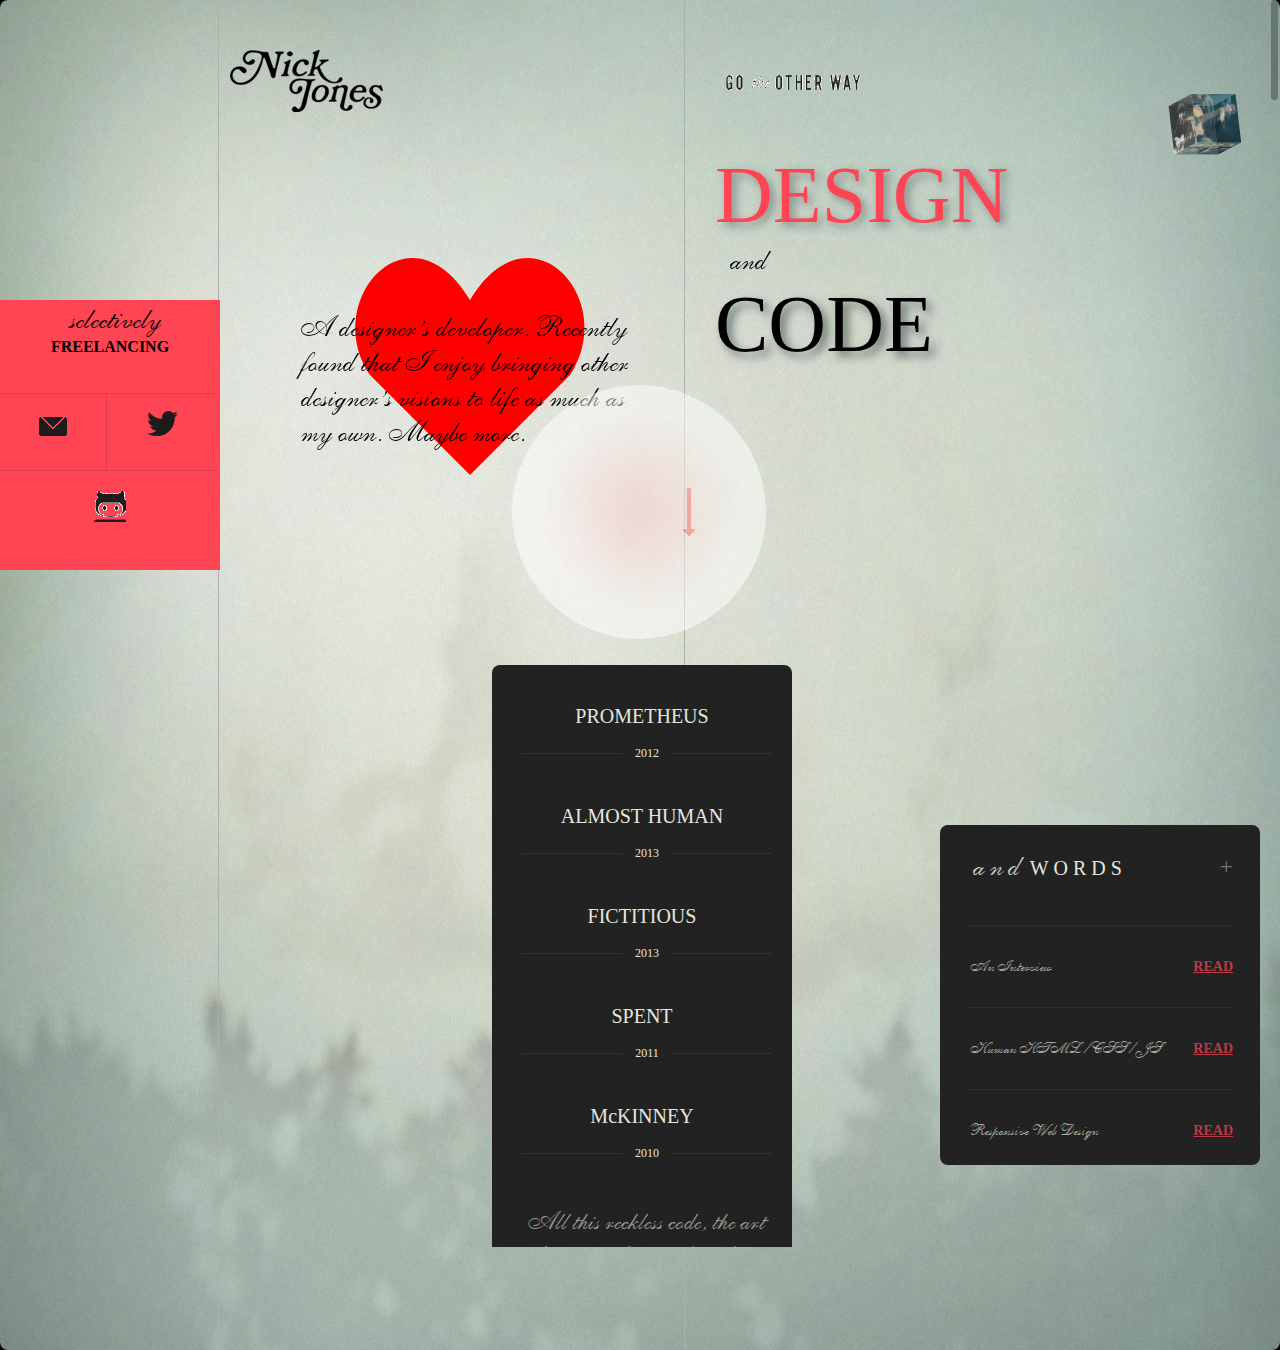
<file: index.html>
<!DOCTYPE html>
<html>
	<head>
		<meta charset="UTF-8">
		<title></title>
		<script src="js/jquery-3.1.1.min.js" type="text/javascript" charset="utf-8"></script>
		<script src="js/background-js .js" type="text/javascript" charset="utf-8"></script>
		<script src="js/万年萝莉.js" type="text/javascript" charset="utf-8"></script>
		<link rel="stylesheet" type="text/css" href="css/int bg1.css"/>
		<link rel="stylesheet" type="text/css" href="css/万年历.css"/>
	</head>
	<body>
		
		<!--******万年历*****-->
		<div id="box" class="box"></div>
		
		
		<!--***滚动条**-->
		<div class="move"></div>
		<!--***logo***-->
		<div id="logo">
			<img class="a" src="img/n.png"/>
		</div>
		<div class="">
			<img class="b" src="img/ickJones.png"/>
		</div>
		
		
		
		<div class="fie">
			<span>selectively</span>
			<p>FREELANCING</p>
			<div class="tu1">
				<a href=""><img src="img/email_icon.png"/></a>
			</div>
			<div class="tu2">
				<a href=""><img src="img/twitter_icon.png"/></a>
			</div>
			<div class="tu3">
				<a href=""><img src="img/ren.png"/></a>
			</div>
		</div>
		<!--*****-->
		<div id="bg">
			<!--xin-->
			<div id="xin">
				<p style="text-align:center"><canvas id="canvas1" height="600" width="600"></canvas></p>
			</div>
			<!--***六面体***-->
			<div id="box_box">
				<img src="img/111.jpg"/>
				<img src="img/6.jpg"/>
				<img src="img/o1.jpg"/>
				<img src="img/o2.jpg"/>
				<img src="img/o3.jpg"/>
				<img src="img/o4.jpg"/>
			</div>
			
			
			<div id="qiu">
				<div class="yuan"></div>
				<div class="j"><img src="img/jj.png"/></div>
			</div>
			
			<!--*****-->
			
			<div id="box1" class="left"></div>
			<!--***********-->
			<div id="box2">
				
				
				<div class="p">
					<p>
						A designer’s developer. Recently found that I enjoy bringing other designer’s visions to life as much as my own. Maybe more.
					</p>
				</div>
			</div>
				
			<!--*************-->
			<div id="box3" class="left">
				<img src="img/5.png"/>
				<div class="title">
					<p class="de">DESIGN</p>
					<p class="and">and</p>
					<p class="code">CODE</p>
				</div>
			</div>
			
			
			
		</div>	
		<!--***********************-->
		<div id="Image">
			<div class="img_1"><img src="img/e.jpg"/></div>
			<div class="img_2"><img src="img/w.jpg"/></div>
			<div class="img_3"><img src="img/q.jpg"/></div>
		</div>
		<div class="clone"></div>
		
			<div id="box4">
				<div class="nav_her">
					<div class="zj left"><img src="img/zj.png"/></span></div>
					<nav class="nav left">
						<ul>
							<li>PROMETHEUS
								<div class="year">2012</div>
							</li>
							<li>ALMOST HUMAN
								<div class="year">2013</div>
							</li>
							<li>FICTITIOUS
								<div class="year">2013</div>
							</li>
							<li>SPENT
								<div class="year">2011</div>
							</li>
							<li>McKINNEY
								<div class="year">2010</div>
							</li>
							
							<li class="li_foot1">
								<p>
									All this reckless code, the art direction, design, the website itself... it’s all made up of things I picked up somewhere else along the way. If there’s anything here you find useful, take it with you and make something better with it.
								</p>
								<img src="img/name.png"/>
								<div class="year">1978</div>
							</li>
							
							<li class="li_foot2">
								<i>Keep in touch</i>
								<div class="email"><img src="img/email_icon-over.png"/></div>
								<div class="twitter"><img src="img/twitter_icon-over.png"/></div>
								<div class="list_close"><img src="img/list_close.png"/></div>
							</li>
							
						</ul>
						
						
					</nav>
					<div class="yj rigth"><img src="img/yj.png"/></span></div>
				</div>
			</div>
				<div class="nav_foot">
					<div class="LAUNCH">LAUNCH</div>
					<div class="img"><img src="img/ss.png"/></div>
					<div class="STORY">STORY</div>
				</div>
			<!--*******footer******-->
			<div id="footer">
				<div class="show">
					<div class="close-btn" id="article-x">+</div>
					<div class="h1"><span class="in">and</span> WORDS</div>
				</div>
				
				<div class="article">
				    <article class="article-title">An Interview</article>
				    <div class="link"><a>READ</a></div>
				</div>
				<div class="article">
				    <article class="article-title">Human HTML / CSS / JS</article>
				    <div class="link"><a>READ</a></div>
				</div>
				<div class="article">
				    <article class="article-title">Responsive Web Design</article>
				    <div class="link"><a>READ</a></div>
				</div>
			</div>
			<p class="foot"><a href="http://www.creativebloq.com/responsive-web-design/i-cannot-design-or-code-responsive-website-9122806" target="_blank" id="disclaimer">BLANKET DISCLAIMER</a></p>
		
	</body>
</html>
</file>
<file: css/int bg1.css>
@charset "utf-8";
@font-face {
	font-family:"zdyzt";
	src: url("../font-face/Shelley Allegro ScriptA.ttf");
}
html,body,div,p,span,ul,li,h5,h4,h2{
	margin: 0;
	padding: 0;
	font-size: 12px;
}
body{
	overflow: hidden;
	background: #000;
}
.left{
	float: left;
}
.rigth{
	float: right;
}
ul li{
	list-style: none;
}
a{
	text-decoration: none;
}
/***********bg***********/
#bg{
	width: 100%;
	height: 1350px;
	background:url(../img/bg.jpg) no-repeat;
	background-size: 100% 100%;
	position: absolute;
	top: 0;
	/*transition: 2s;*/
	border-radius: 8px;
}

/*xin*/
#xin{
	position: absolute;
	left: 320px;
	top: 200px;
}

/********滚动条***************/
.move{
	width: 7px;
	height: 100px;
	background: #677671;
	border-radius: 5px;
	position: absolute;
	top:0;
	right: 2px;
	z-index: 7;
}

/*********圆球************/
#qiu{
	position: absolute;
	left: 40%;
	top: 385px;
	z-index: 88;
	width: 254px;
	height: 254px;
	border-radius: 50%;
	background: radial-gradient(circle 100px,#fcc,#fff);
	opacity: .5;
	transition: 1s;
	transform: scale(1);
}
#qiu:hover .yuan{
	width: 228px;
	height: 228px;
	border-top: 13px solid #ff4454;
	border-left: 13px solid #ff4454;
	border-bottom: 13px solid #ff4454;
	border-right: 13px solid #ff4454;
	border-radius: 50%;
	cursor: move;
}
#qiu .j{
	width: 14px;
	height: 53px;
	position: absolute;
	top: 100px;
	left: 170px;
	opacity: .5;
	animation: mm 1s linear infinite alternate ;
}
#qiu:hover .j{
	top: 50px;
	animation: mm 1s linear infinite;
}
@keyframes mm{
	from{
		top: 100px;
		opacity: .5;
	}
	to{
		top: 150px;
		opacity: 1;
	}
}
/* 背景点击*/
.click{
	width: 3px;
	height: 3px;
	border-radius: 50%;
	background: turquoise;
}

/************立体盒子*************/
#box_box{
	position: fixed;
	top: 100px;
	right:100px;
	transform-style:preserve-3d ;
	/*perspective: 800px;     视觉距离*/  
	transform: rotateY(-25deg) rotateX(-25deg) translate(-50%,-50%);
	z-index: 999;
	cursor: pointer;
}
#box_box>img{
	width: 50px;
	height:50px;
	display: block;
	position: absolute;
	opacity: .6;
}
#box_box>img:nth-of-type(1){
	transform:rotateY(0deg) translateZ(25px);
}
#box_box>img:nth-of-type(2){
	transform:rotateY(-90deg) translateZ(25px);
}
#box_box>img:nth-of-type(3){
	transform:rotateY(-180deg) translateZ(25px);
}
#box_box>img:nth-of-type(4){
	transform:rotateY(-270deg) translateZ(25px);
}
#box_box>img:nth-of-type(5){
	transform:rotateX(-90deg) translateZ(25px);
}
#box_box>img:nth-of-type(6){
	transform:rotateX(90deg) translateZ(25px);
}


/***********************/
#box1{
	width: 218px;
	height: 1350px;
	box-shadow: 1px 0 #aab3ab;
	position: absolute;
}
.fie{
	width: 220px;
	height: 270px;
	position: fixed;
	top:300px ;
	background: #ff4454;
	text-align: center;
	cursor: pointer;
	z-index: 50;
}
.fie span{
	font-family: "zdyzt";
	font-size: 30px;
}
.fie p{
	font-size: 16px;
	font-weight: 700;
	margin-bottom: 37px;
}

.fie .tu1{
	float: left;
	width: 106px;
	height: 76px;
	border-top:1px solid #de3f4c ;
	border-right:1px solid #de3f4c ;
	border-bottom:1px solid #de3f4c ;
	line-height: 76px;
}
.fie .tu2{
	float: left;
	width: 110px;
	height: 76px;
	border-top:1px solid #de3f4c ;
	border-bottom:1px solid #de3f4c ;
	line-height: 76px;
}
.fie .tu3{
	line-height: 95px;
}
/***********************/
#box2{
	width: 466px;
	height: 1350px;
	box-shadow: 1px 0 #aab3ab;
	position: absolute;
	left: 218px;
}

.a{
	display: block;
	position: fixed;
	top: 50px;
	left: 230px;
	z-index: 50;
}
.b{
	display: block;
	position: fixed;
	top: 50px;
	left:280px;
	z-index: 50;
}
 
#box2 .p{
	width: 349px;
	height: 160px;
	line-height: 35px;
	position: absolute;
	padding: 0 78px;
	top: 310px;
}

#box2 .p p{
	font-family: zdyzt;
	font-size: 30px;
}

/**************************/
#box3{
	width: 682px;
	height: 500px;
	position: absolute;
	left: 682px;
	top: 0px;
	transition: 1s;
}
#box3>img{
	position: absolute;
	top: 50px;
}

#box3 .title{
	width: 300px;
	height: 250px;
	position: absolute;
	top: 150px;
	left: 33px;
	cursor: pointer;
}

#box3 .title .de{
	font-size: 80px;
	color: #ff4454;
	text-shadow: 4px 4px 10px #7d8983;
}
#box3 .title .and{
	font-family: zdyzt;
	font-size: 30px;
	margin-left: 10px;
}
#box3 .title .code{
	font-size: 80px;
	text-shadow: 5px 5px 10px #626e6b;
}
#box3 .title .code:hover{
	color:#ff4454 ;
}

/*********/
#box4{
	width: 420px;
	height: 582px;
	overflow: hidden;
	position: absolute;
	z-index: 99;
	top: 665px;
	left: 50%;
	transform: translateX(-50%);
}
.nav_her{
	height: 582px;
}
.nav{
	width: 240px;
	/*height: 582px;*/
	background: #222;
	border-radius: 8px;
	padding: 0 30px;
	text-align: center;
	cursor: move;
	/*overflow: hidden;*/
	position: absolute;
	left: 62px;
	top: 0;
}
.nav ul li{
	width: 240px;
	height: 60px;
	list-style: none;
	padding-top: 40px;
	color:#e4e7de;
	font-size: 20px;
	font-weight: 500;
}
.nav ul li:hover{
	color:#ff4454 ;
	cursor: pointer;
}
.nav ul li .year{
	width:50px;
    margin: 0 auto;
    line-height: 1px;
    /*text-align: center;*/
    border-left: 100px solid #333;
    border-right: 100px solid #333;
    margin-top: 25px;
}
.nav .li_foot1{
	height: 430px;
}
.nav .li_foot1:hover img{
	background: url(../img/name_red.png);
}
.nav .li_foot1 p{
	font-family: zdyzt;
	color: #989898;
	font-size: 26px;
	margin-bottom: 20px;
}

.nav .li_foot2{
	height: 250px;
	color: #c0c2bb;
	font-size: 20px;
}
.nav .li_foot2 .email{
	float: left;
	width: 122px;
	height: 90px;
	line-height: 90px;
}
.nav .li_foot2 .twitter{
	float: left;
	width: 116px;
	height: 90px;
	line-height: 90px;
}
/******/


.zj{
	width: 48px;
	height: 15px;
	margin-top: 60px;
	opacity: 0;
	transition: 2s;
	cursor: pointer;
}

.yj{
	width: 48px;
	height: 15px;
	margin-top: 60px;
	opacity: 0;
	transition: 2s;
	cursor: pointer;
}


.nav_foot{
	width: 300px;
	height: 30px;
	margin-left: 60px;
	position: absolute;
	top: 150px;
	left: 473px;
	z-index:55;
	opacity: 0;
	transition: 1s;
}
.img{
	float: left;
	width: 30px;
	height: 30px;
}
.LAUNCH{
	float: left;
	width: 136px;
	line-height: 30px;
	font-size: 16px;
	font-weight: 600;
}
.STORY{
	float:right;
	width: 134px;
	line-height: 30px;
	text-align: right;
	font-size: 16px;
	font-weight: 600;
}
/* img 1-3*/
.clone{
	width: 300px;
	height: 105px;
	background: #222;
	position: absolute;
	top: 30px;
	left: 535px;
	z-index:55;
	border-radius: 8px;
	opacity: 0;
	transition: 2s;
	text-align: center;
	font-size: 25px;
	color: white;
	line-height: 55px;
}

#Image{
	opacity: 0;
	transition: 2s;
	cursor: move;
}
#Image img{
	width: 100%;
	height: 100%;
	max-height: 100%;
	max-width: 100%;
	border-radius:8px;
}
.img_1{
	width:663px;
	height: 410px;
	position: absolute;
	left: 14px;
	bottom: 52px;
}
.img_2{
	width:443px;
	height: 410px;
	position: absolute;
	left: 690px;
	bottom: 52px;
}
.img_3{
	width:203px;
	height: 410px;
	position: absolute;
	right: 16px;
	bottom: 52px;
}



/*********/
#footer{
	width: 264px;
	height: 316px;
	position: fixed;
	right: 20px;
	bottom: -265px;
	background: #222222;
	border-radius: 8px;
	padding: 12px 28px;
	cursor: pointer;
	transition: 1s;
}

.show{
	width: 265px;
	height: 88px;
	line-height: 58px;
}
#article-x{
	float: right;
	color: #707272;
	font-size: 24px;
	cursor: pointer;
}
#article-x:hover{
	color: #ff4454;
}
.h1:hover .in{
	color: #ff4454;
}
.h1:hover{
	color: #ff4454;
}
.h1{
	font-size: 20px;
	color: #e4e7de;
	letter-spacing: 5px;
	/*float: right;*/
}
.h1 .in{
	font-family: zdyzt;
	font-size: 30px;
	color: #cfd2ca;
}
.article{
	width: 265px;
	height: 81px;
	line-height: 81px;
	border-top:1px solid #2e2e2e;
}
.article:hover .link{
	color: #ff4454;
}
.article:hover .article-title{
	color: #e4e7de;
}
.article-title{
	float: left;
	color: #a9aba5;
	font-family: zdyzt;
	font-size: 16px;
}
.article .link{
	float: right;
	color: #bc3a45;
	text-decoration: underline;
	font-weight: 600;
	font-size: 14px;
}







.foot{
	position: fixed;
	left: 50%;
	transform: translateX(-50%);
	bottom: 5px;
	text-decoration: underline;
}
.foot a{
	color: #ff4454;
}
</file>
<file: css/万年历.css>
@charset "utf-8";
.box{
	width:311px;
	height:460px;
	background-color:#262c3c ;
	border:1px solid #000;
	position: absolute;
	left: 50%;
	top: 50%;
	transform: translate(-50%,-50%);
	box-shadow: 5px 5px 10px #000;
	padding: 22px;
	display: none;
	cursor: pointer;
}
.header .item1{
	height:46px;
	line-height: 46px;
	font-size: 30px;
	color:#fff;
}
.header .item2{
	height:35px;
	line-height: 35px;
	font-size: 20px;
	color:#4065be;
}
.header .f{
	height:30px;
	line-height: 35px;
	width:100%;
	color:#fff;
}
.header .item3{
	height:30px;
	line-height: 35px;
	float:left;
	width:200px;
}
.header .rigth{
	height:30px;
	line-height: 35px;
	float:right;
	width:100px;
}
.header .rigth span{
	height:30px;
	width:30px;
	text-align: center;
	
	display: inline-block;
}
.date {
	height:45px;
}
.date ul{
	list-style: none;
	width:100%;
}
.date ul li{
	float:left;
	color:#fff;
	width:40px;
	height:45px;
	line-height: 40px;
	text-align: center;
}
.content{
	padding-top:12px;
}
.content li{
	list-style: none;
	width:40px;
	height:45px;
	color: #fff;
	line-height: 40px;
	text-align: center;
	float:left;
}
.content .over{
	opacity: 0.5;
}
.content .active{
	background-color: #f60;
	border:1px solid #fff;
	box-sizing: border-box;
}
</file>
